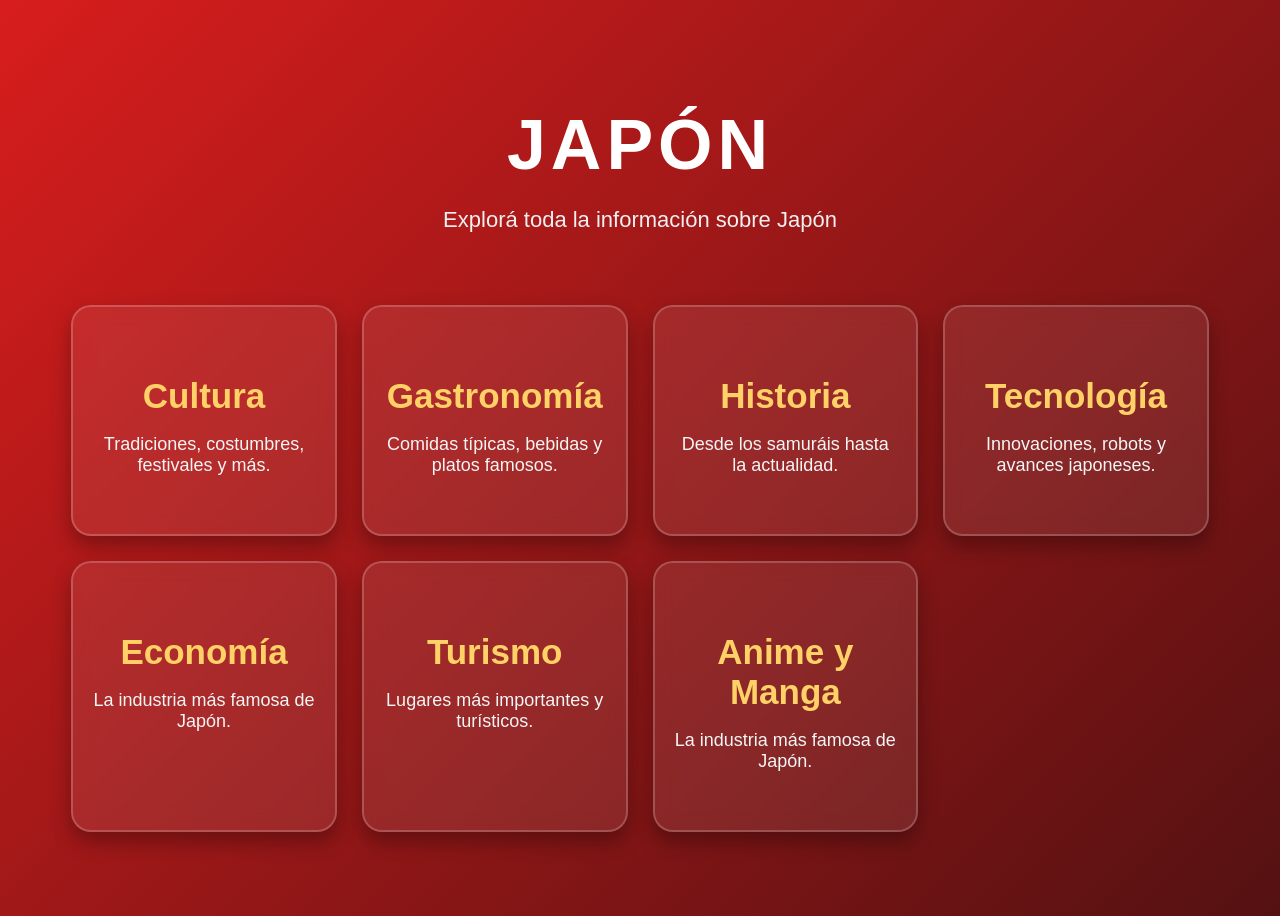
<file: index.html>
<!DOCTYPE html>
<html lang="es">
<head>
  <meta charset="UTF-8">
  <meta name="viewport" content="width=device-width, initial-scale=1.0">
  <title>Japón - Proyecto Escolar</title>
  <link rel="stylesheet" href="./styles.css">
</head>
<body>

  <header>
    <h1>JAPÓN</h1>
    <p>Explorá toda la información sobre Japón</p>
  </header>

  <main class="contenedor">

    <a href="cultura.html" class="tarjeta">
      <h2>Cultura</h2>
      <p>Tradiciones, costumbres, festivales y más.</p>
    </a>

    <a href="gastronomia.html" class="tarjeta">
      <h2>Gastronomía</h2>
      <p>Comidas típicas, bebidas y platos famosos.</p>
    </a>

    <a href="historia.html" class="tarjeta">
      <h2>Historia</h2>
      <p>Desde los samuráis hasta la actualidad.</p>
    </a>

    <a href="tecnologia.html" class="tarjeta">
      <h2>Tecnología</h2>
      <p>Innovaciones, robots y avances japoneses.</p>
    </a>

<a href="economia.html" class="tarjeta">
      <h2>Economía</h2>
      <p>La industria más famosa de Japón.</p>
    </a>
    
    <a href="turismo.html" class="tarjeta">
      <h2>Turismo</h2>
      <p>Lugares más importantes y turísticos.</p>
    </a>

    <a href="anime.html" class="tarjeta">
      <h2>Anime y Manga</h2>
      <p>La industria más famosa de Japón.</p>
    </a>

  </main>

</body>
</html>
</file>
<file: styles.css>
# index.html

```html
<!DOCTYPE html>
<html lang="es">
<head>
  <meta charset="UTF-8">
  <meta name="viewport" content="width=device-width, initial-scale=1.0">
  <title>Japón - Proyecto Escolar</title>
  <link rel="stylesheet" href="style.css">
</head>
<body>

  <header>
    <h1>JAPÓN</h1>
    <p>Explorá toda la información sobre Japón</p>
  </header>

  <main class="contenedor">

    <a href="cultura.html" class="tarjeta">
      <h2>Cultura</h2>
      <p>Tradiciones, costumbres, festivales y más.</p>
    </a>

    <a href="gastronomia.html" class="tarjeta">
      <h2>Gastronomía</h2>
      <p>Comidas típicas, bebidas y platos famosos.</p>
    </a>

    <a href="historia.html" class="tarjeta">
      <h2>Historia</h2>
      <p>Desde los samuráis hasta la actualidad.</p>
    </a>

    <a href="tecnologia.html" class="tarjeta">
      <h2>Tecnología</h2>
      <p>Innovaciones, robots y avances japoneses.</p>
    </a>

    <a href="turismo.html" class="tarjeta">
      <h2>Turismo</h2>
      <p>Lugares más importantes y turísticos.</p>
    </a>

    <a href="anime.html" class="tarjeta">
      <h2>Anime y Manga</h2>
      <p>La industria más famosa de Japón.</p>
    </a>

  </main>

</body>
</html>
```

---

# style.css

```css
@import url('https://fonts.googleapis.com/css2?family=Oswald:wght@300;400;600&display=swap');

* {
    margin: 0;
    padding: 0;
    box-sizing: border-box;
}

body {
    font-family: 'Oswald', sans-serif;
    background: linear-gradient(135deg, #1B1B1B, #8C1C13, #D9A441);
    min-height: 100vh;
    color: white;
background:
linear-gradient(
    -45deg,
    #2a0f0f,
    #391f1f,
    #290d0e,
    #d81d1d
);

background-size: 400% 400%;

animation: fondoAnimado 12s ease infinite;
@keyframes fondoAnimado{

    0%{
        background-position: 0% 50%;
    }

    50%{
        background-position: 100% 50%;
    }

    100%{
        background-position: 0% 50%;
    }

}
}


header {
    text-align: center;
    padding: 50px 20px;
}

header h1 {
    font-size: 70px;
    letter-spacing: 5px;
    margin-bottom: 10px;
}

header p {
    font-size: 22px;
    color: #f0f0f0;
}

.contenedor {
    width: 90%;
    max-width: 1200px;
    margin: auto;
    display: grid;
    grid-template-columns: repeat(auto-fit, minmax(250px, 1fr));
    gap: 25px;
    padding-bottom: 50px;
}

.tarjeta {
    background: rgba(255,255,255,0.08);
    border: 2px solid rgba(255,255,255,0.2);
    border-radius: 20px;
    padding: 40px 20px;
    text-align: center;
    text-decoration: none;
    color: white;
    transition: 0.4s;
    backdrop-filter: blur(10px);
    box-shadow: 0 10px 20px rgba(0,0,0,0.3);
}

.tarjeta:hover {
    transform: translateY(-10px) scale(1.03);
    background: rgba(255,255,255,0.15);
    border-color: #D9A441;
}

.tarjeta h2 {
    font-size: 35px;
    margin-bottom: 15px;
    color: #FFD166;
}

.tarjeta p {
    font-size: 18px;
    color: #f5f5f5;
}
/* ========================= */
/* 📱 RESPONSIVE CELULAR 📱 */
/* ========================= */

@media(max-width: 900px){

    /* TITULOS */

    h1{
        font-size: 55px !important;
        text-align: center;
    }

    h2{
        font-size: 38px !important;
        text-align: center;
    }

    p{
        font-size: 18px !important;
        line-height: 1.8;
    }

    /* HERO */

    .hero{

        padding: 40px 20px;

        height: auto;

        min-height: 100vh;
    }

    .hero-contenido{

        width: 100%;
    }

    .hero p{

        width: 100% !important;
    }

    /* CARDS */

    .card,
    .reverse{

        flex-direction: column !important;

        text-align: center;

        padding: 25px;
    }

    .card img{

        width: 100% !important;

        height: auto !important;

        max-height: 260px;

        object-fit: cover;
    }

    /* CONTENEDOR */

    .contenedor{

        width: 95%;
    }

    /* BOTONES */

    .volver{

        top: 15px;
        left: 15px;

        padding: 10px 18px;

        font-size: 14px;
    }

    .anime-btn,
    .vuelo-btn{

        width: 100%;

        font-size: 20px;

        padding: 18px;
    }

    /* BANNERS */

    .banner{

        padding: 60px 20px;
    }

    /* GRID */

    .grid{

        grid-template-columns: 1fr;
    }

    /* VIDEO */

    iframe{

        height: 250px;
    }

    /* NUMEROS GIGANTES */

    .numero{

        font-size: 55px;
    }

}
</file>
